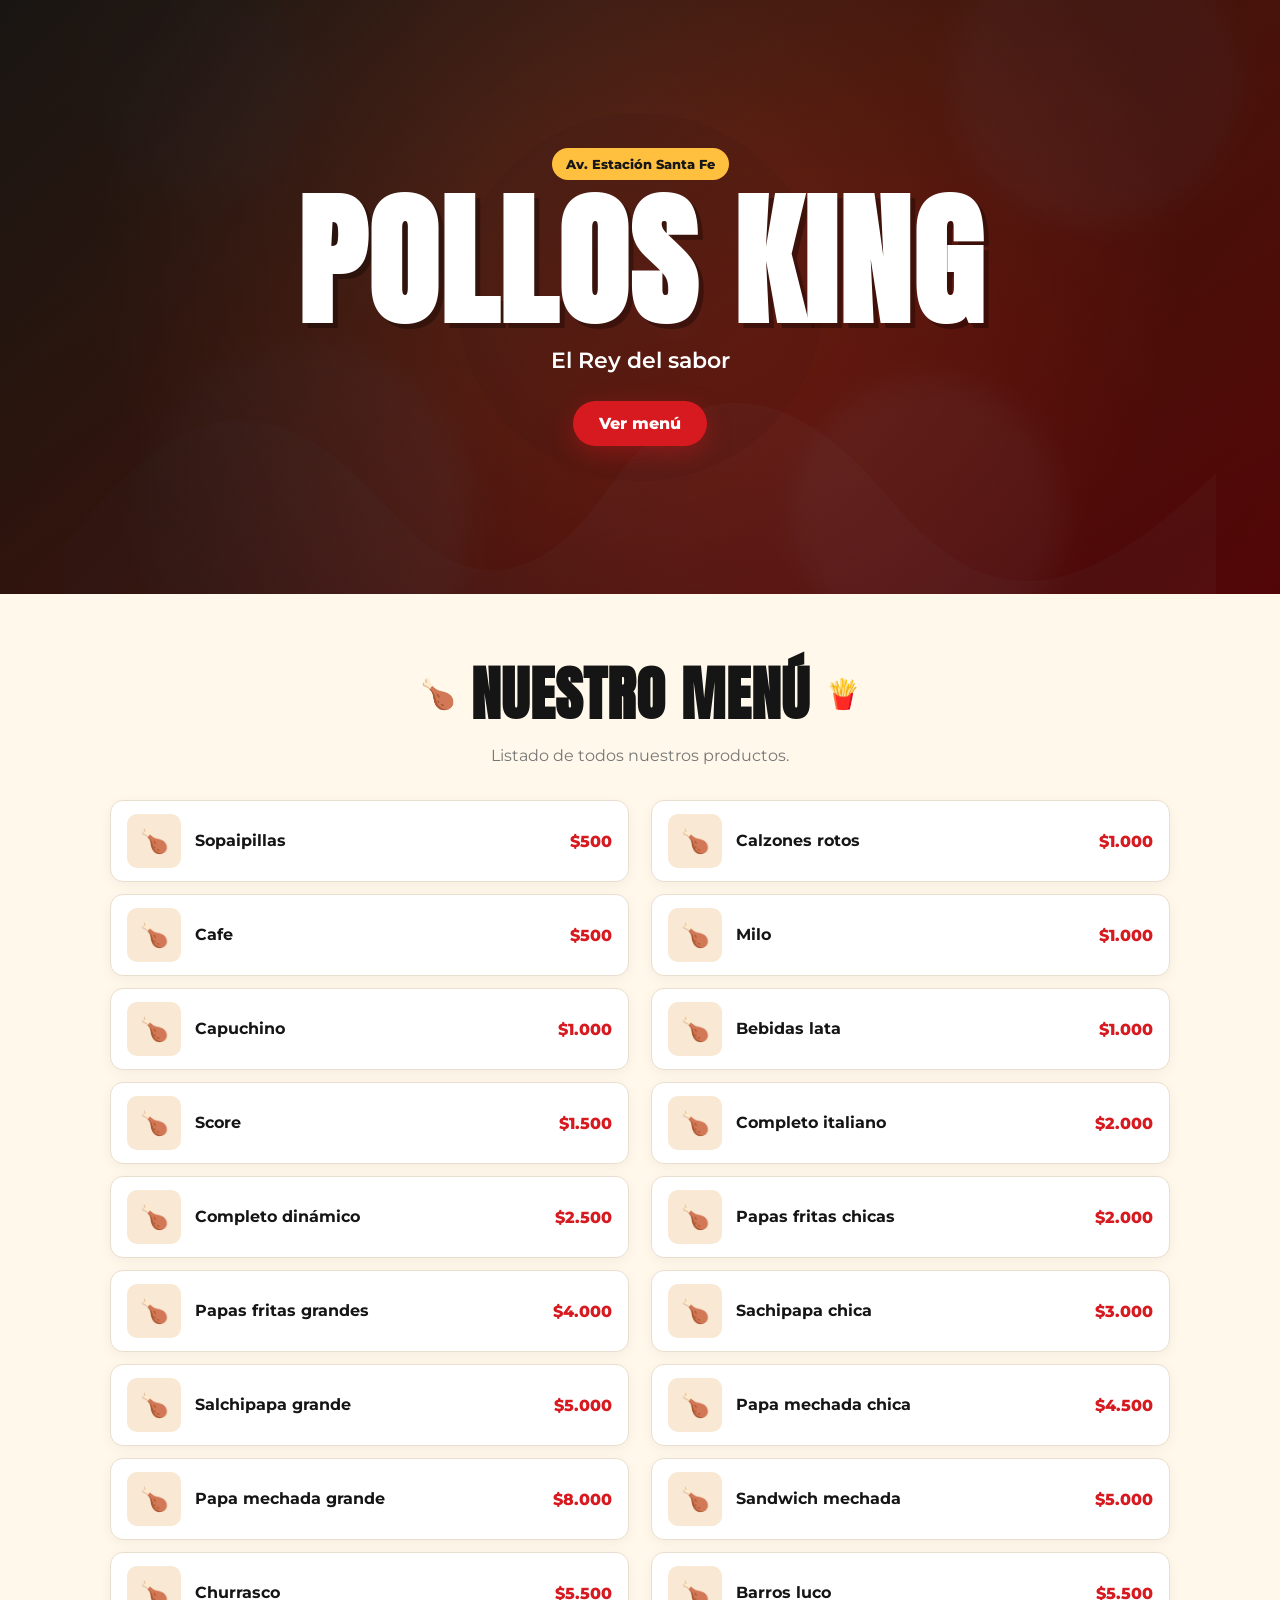
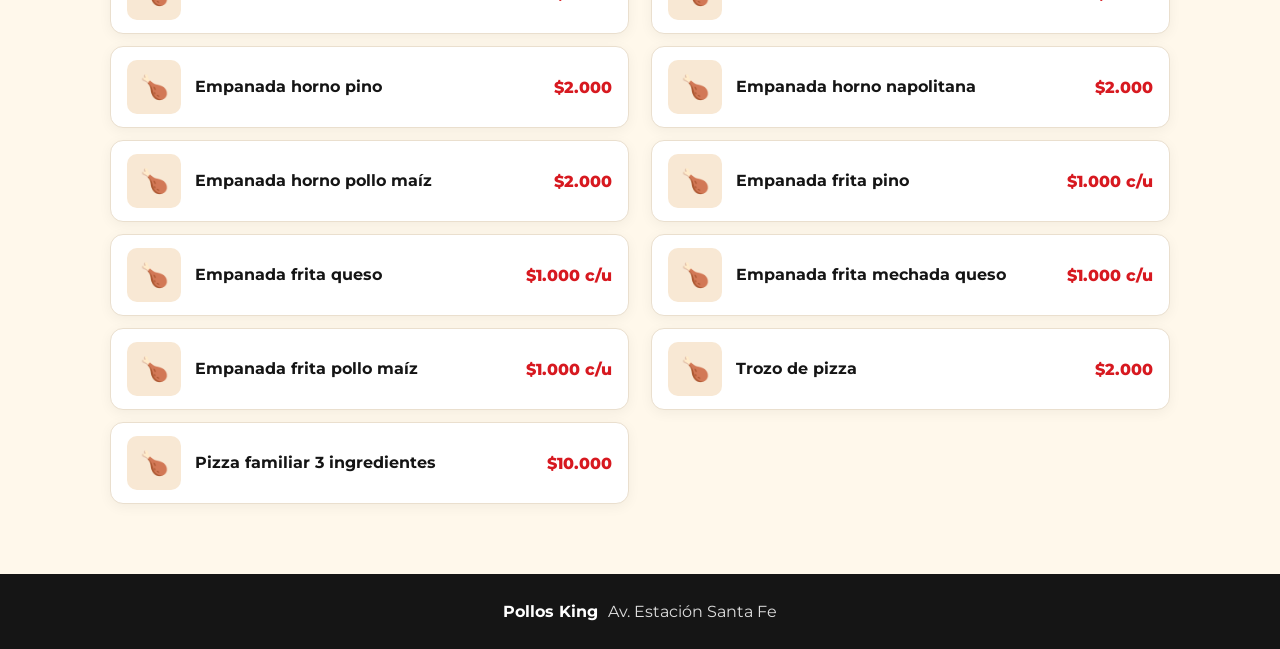
<file: index.html>
<!DOCTYPE html>
<html lang="es">
<head>
  <meta charset="UTF-8">
  <meta name="viewport" content="width=device-width, initial-scale=1.0">
  <title>Pollos King</title>
  <link rel="stylesheet" href="css/styles.css">
</head>
<body>
  <main class="menu-page">
    <section class="hero">
      <div class="hero-overlay"></div>
      <div class="hero-content">
        <span class="eyebrow">Av. Estación Santa Fe</span>
        <h1 id="menuTitle">Pollos King</h1>
        <p>El Rey del sabor</p>
        <a href="#menu" class="hero-button">Ver menú</a>
      </div>
    </section>

    <section id="menu" class="menu-section">
      <div class="section-heading">
        <span>🍗</span>
        <h2>Nuestro menú</h2>
        <span>🍟</span>
      </div>
      <p class="section-subtitle">Listado de todos nuestros productos.</p>
      <div id="productGrid" class="product-grid"></div>
    </section>

    <footer>
      <strong id="footerTitle">Pollos King</strong>
      <span>Av. Estación Santa Fe</span>
    </footer>
  </main>
  <script src="js/menu.js"></script>
</body>
</html>
</file>
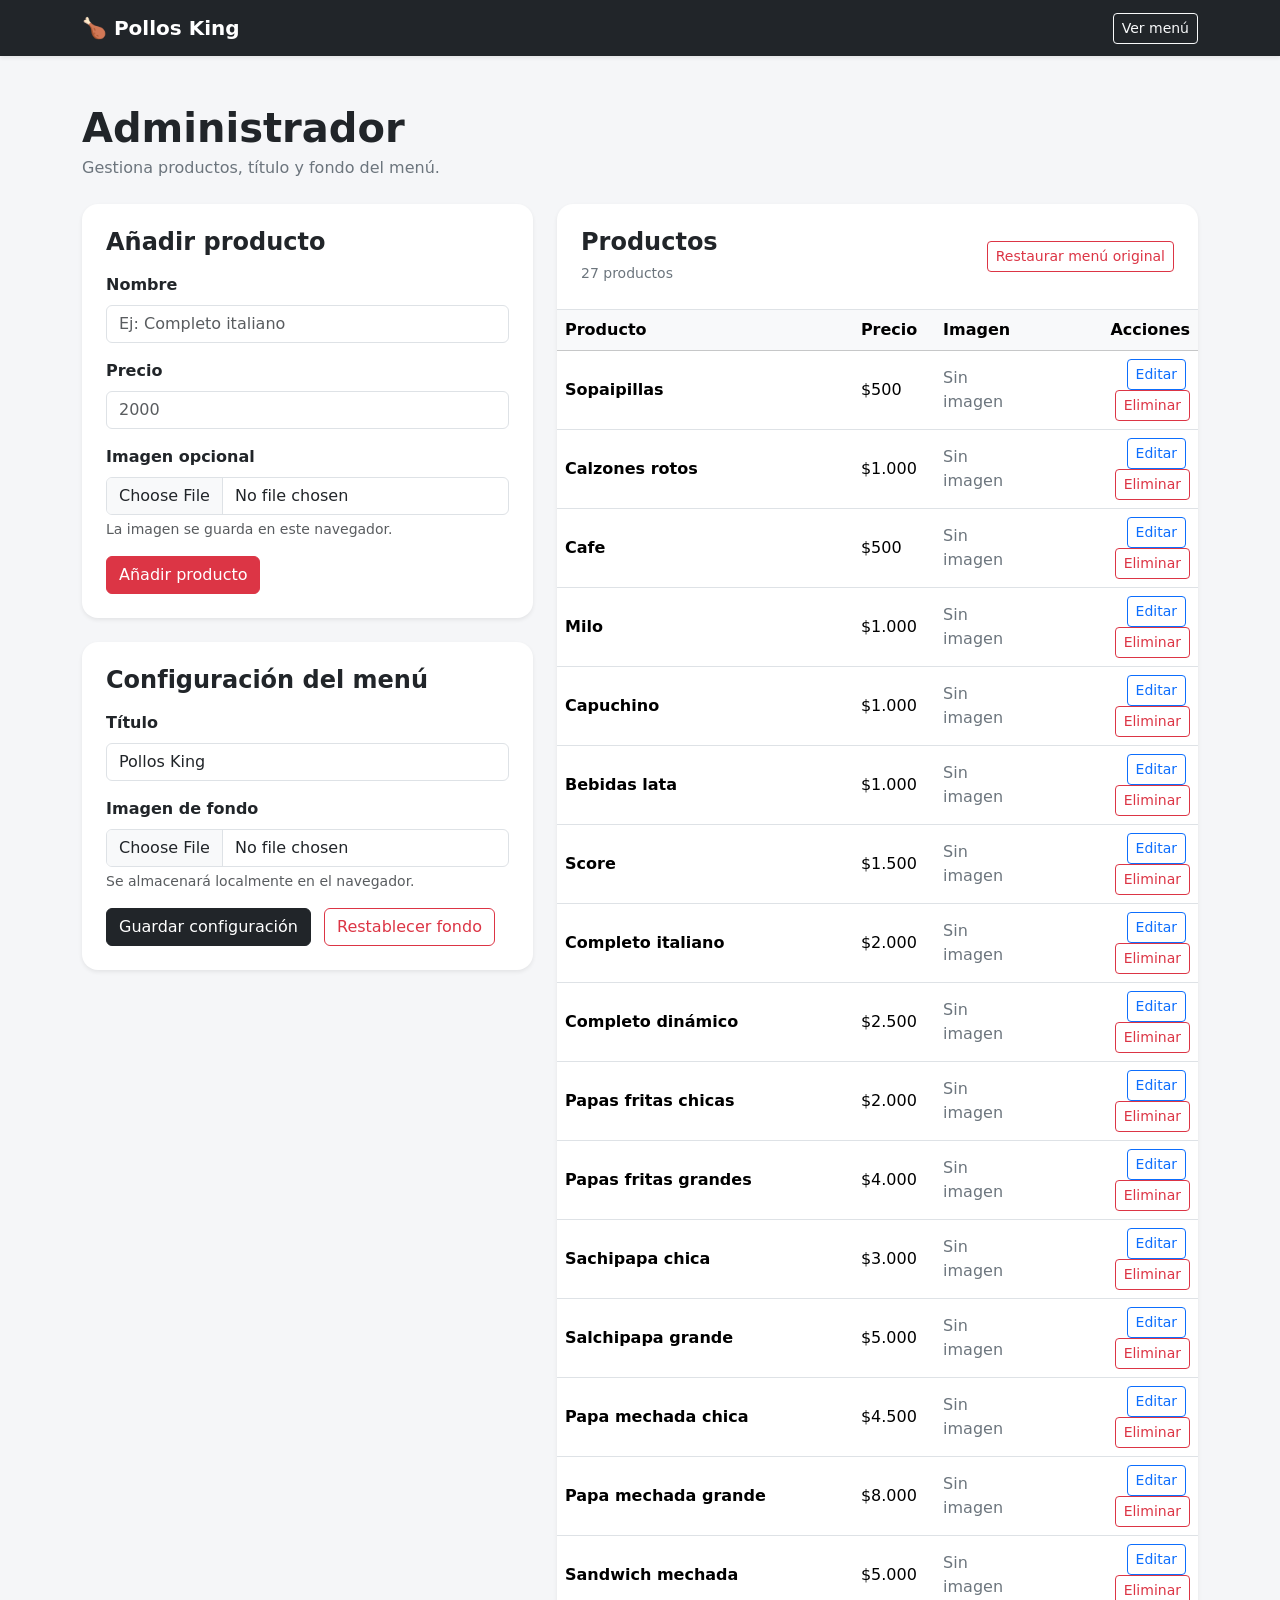
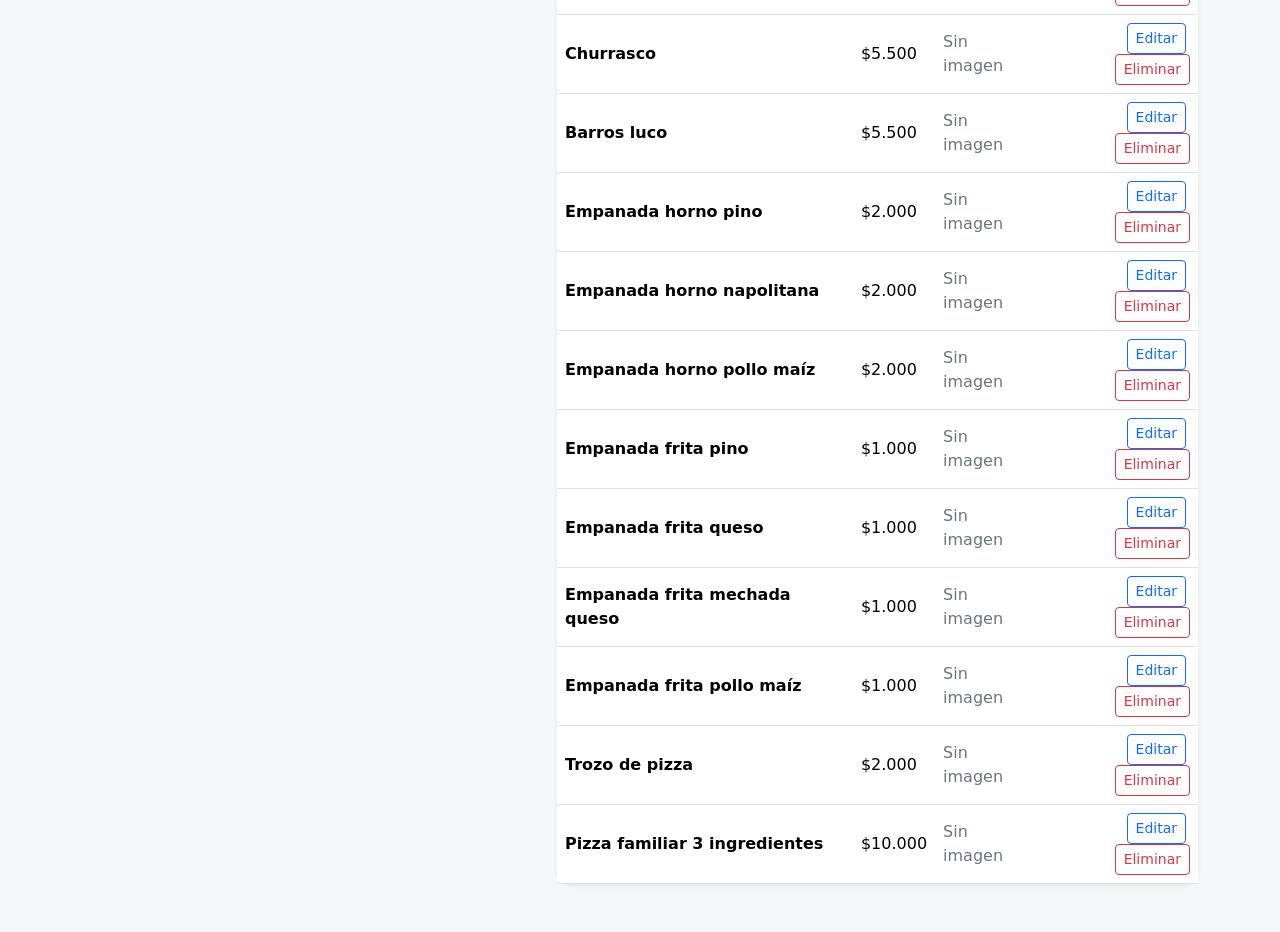
<file: admin.html>
<!DOCTYPE html>
<html lang="es">
<head>
  <meta charset="UTF-8">
  <meta name="viewport" content="width=device-width, initial-scale=1.0">
  <title>Administrador · Pollos King</title>
  <link href="https://cdn.jsdelivr.net/npm/bootstrap@5.3.3/dist/css/bootstrap.min.css" rel="stylesheet">
  <link rel="stylesheet" href="css/admin.css">
</head>
<body>
  <nav class="navbar navbar-dark bg-dark shadow-sm">
    <div class="container">
      <a class="navbar-brand fw-bold" href="index.html">🍗 Pollos King</a>
      <a class="btn btn-outline-light btn-sm" href="index.html">Ver menú</a>
    </div>
  </nav>

  <div class="container py-4 py-lg-5">
    <div class="mb-4">
      <h1 class="fw-bold mb-1">Administrador</h1>
      <p class="text-secondary mb-0">Gestiona productos, título y fondo del menú.</p>
    </div>

    <div id="alertBox"></div>

    <div class="row g-4">
      <div class="col-lg-5">
        <div class="card shadow-sm border-0 mb-4">
          <div class="card-body p-4">
            <h4 class="card-title fw-bold mb-3" id="formHeading">Añadir producto</h4>
            <form id="productForm">
              <input type="hidden" id="productId">
              <div class="mb-3">
                <label class="form-label fw-semibold" for="productName">Nombre</label>
                <input class="form-control" id="productName" required maxlength="80" placeholder="Ej: Completo italiano">
              </div>
              <div class="mb-3">
                <label class="form-label fw-semibold" for="productPrice">Precio</label>
                <input class="form-control" id="productPrice" type="number" min="0" step="1" required placeholder="2000">
              </div>
              <div class="mb-3">
                <label class="form-label fw-semibold" for="productImage">Imagen opcional</label>
                <input class="form-control" id="productImage" type="file" accept="image/*">
                <div class="form-text">La imagen se guarda en este navegador.</div>
              </div>
              <div id="currentImageWrap" class="mb-3 d-none">
                <img id="currentImage" class="current-image" alt="Imagen actual">
                <button type="button" class="btn btn-sm btn-outline-danger mt-2" id="removeImageBtn">Quitar imagen</button>
              </div>
              <div class="d-flex gap-2">
                <button class="btn btn-danger" type="submit" id="saveProductBtn">Añadir producto</button>
                <button class="btn btn-outline-secondary d-none" type="button" id="cancelEditBtn">Cancelar</button>
              </div>
            </form>
          </div>
        </div>

        <div class="card shadow-sm border-0">
          <div class="card-body p-4">
            <h4 class="card-title fw-bold mb-3">Configuración del menú</h4>
            <form id="settingsForm">
              <div class="mb-3">
                <label class="form-label fw-semibold" for="menuTitleInput">Título</label>
                <input class="form-control" id="menuTitleInput" maxlength="60" required>
              </div>
              <div class="mb-3">
                <label class="form-label fw-semibold" for="backgroundInput">Imagen de fondo</label>
                <input class="form-control" id="backgroundInput" type="file" accept="image/*">
                <div class="form-text">Se almacenará localmente en el navegador.</div>
              </div>
              <div id="backgroundPreviewWrap" class="mb-3 d-none">
                <img id="backgroundPreview" class="background-preview" alt="Fondo actual">
              </div>
              <button class="btn btn-dark" type="submit">Guardar configuración</button>
              <button class="btn btn-outline-danger ms-2" type="button" id="resetSettingsBtn">Restablecer fondo</button>
            </form>
          </div>
        </div>
      </div>

      <div class="col-lg-7">
        <div class="card shadow-sm border-0">
          <div class="card-body p-0">
            <div class="p-4 border-bottom d-flex justify-content-between align-items-center">
              <div>
                <h4 class="fw-bold mb-1">Productos</h4>
                <small class="text-secondary" id="productCount"></small>
              </div>
              <button class="btn btn-outline-danger btn-sm" id="resetProductsBtn">Restaurar menú original</button>
            </div>
            <div class="table-responsive">
              <table class="table table-hover align-middle mb-0">
                <thead class="table-light">
                  <tr>
                    <th>Producto</th>
                    <th>Precio</th>
                    <th>Imagen</th>
                    <th class="text-end">Acciones</th>
                  </tr>
                </thead>
                <tbody id="productTableBody"></tbody>
              </table>
            </div>
          </div>
        </div>
      </div>
    </div>
  </div>

  <script src="js/admin.js"></script>
</body>
</html>
</file>
<file: css/styles.css>
@import url('https://fonts.googleapis.com/css2?family=Anton&family=Montserrat:wght@400;500;600;700;800&display=swap');

:root {
  --red: #d71920;
  --dark: #151515;
  --cream: #fff8eb;
  --gold: #ffbf3f;
}

* { box-sizing: border-box; }
html { scroll-behavior: smooth; }
body {
  margin: 0;
  background: var(--cream);
  color: var(--dark);
  font-family: 'Montserrat', Arial, sans-serif;
}
.menu-page { min-height: 100vh; }

.hero {
  min-height: 66vh;
  position: relative;
  display: grid;
  place-items: center;
  overflow: hidden;
  background:
    linear-gradient(135deg, rgba(25,25,25,.94), rgba(112,8,12,.72)),
    url('../assets/pollos-king-bg.svg') center/cover no-repeat;
}
.hero-overlay {
  position: absolute; inset: 0;
  background: radial-gradient(circle at 50% 45%, transparent 0 20%, rgba(0,0,0,.35) 75%);
}
.hero-content {
  position: relative;
  z-index: 1;
  text-align: center;
  color: white;
  padding: 40px 20px;
}
.eyebrow {
  display: inline-block;
  background: var(--gold);
  color: #171717;
  font-weight: 800;
  font-size: .82rem;
  padding: 8px 14px;
  border-radius: 999px;
  margin-bottom: 18px;
}
.hero h1 {
  font-family: 'Anton', Impact, sans-serif;
  text-transform: uppercase;
  letter-spacing: 2px;
  font-size: clamp(4rem, 12vw, 9rem);
  line-height: .9;
  margin: 0;
  text-shadow: 5px 5px 0 rgba(0,0,0,.3);
}
.hero p {
  font-size: clamp(1rem, 2.5vw, 1.35rem);
  font-weight: 600;
  margin: 20px 0 28px;
}
.hero-button {
  display: inline-block;
  background: var(--red);
  color: white;
  text-decoration: none;
  padding: 13px 26px;
  border-radius: 999px;
  font-weight: 800;
  box-shadow: 0 8px 25px rgba(215,25,32,.35);
  transition: transform .2s, background .2s;
}
.hero-button:hover { transform: translateY(-2px); background: #b91218; }

.menu-section {
  max-width: 1100px;
  margin: auto;
  padding: 55px 20px 70px;
}
.section-heading {
  display: flex;
  justify-content: center;
  align-items: center;
  gap: 15px;
}
.section-heading span { font-size: 1.8rem; }
.section-heading h2 {
  margin: 0;
  font-family: 'Anton', Impact, sans-serif;
  text-transform: uppercase;
  font-size: clamp(2.2rem, 6vw, 3.7rem);
  letter-spacing: 1px;
}
.section-subtitle {
  text-align: center;
  color: #777;
  margin: 8px 0 35px;
}
.product-grid {
  display: grid;
  grid-template-columns: repeat(2, minmax(0, 1fr));
  gap: 12px 22px;
}
.product-card {
  min-height: 76px;
  display: flex;
  align-items: center;
  gap: 14px;
  padding: 13px 16px;
  background: white;
  border: 1px solid #eadfce;
  border-radius: 13px;
  box-shadow: 0 3px 13px rgba(0,0,0,.05);
  transition: transform .18s, box-shadow .18s;
}
.product-card:hover {
  transform: translateY(-2px);
  box-shadow: 0 8px 20px rgba(0,0,0,.09);
}
.product-image {
  width: 54px;
  height: 54px;
  flex: 0 0 54px;
  object-fit: cover;
  border-radius: 10px;
}
.product-placeholder {
  width: 54px;
  height: 54px;
  flex: 0 0 54px;
  display: grid;
  place-items: center;
  background: #f8e8d4;
  border-radius: 10px;
  font-size: 1.45rem;
}
.product-name {
  flex: 1;
  font-weight: 700;
  line-height: 1.25;
}
.product-price {
  white-space: nowrap;
  color: var(--red);
  font-weight: 800;
}
footer {
  background: var(--dark);
  color: #ddd;
  padding: 28px 20px;
  display: flex;
  justify-content: center;
  gap: 10px;
  flex-wrap: wrap;
}
footer strong { color: white; }

@media (max-width: 680px) {
  .hero { min-height: 58vh; }
  .product-grid { grid-template-columns: 1fr; }
  .product-card { min-height: 70px; }
  .menu-section { padding-top: 42px; }
}
</file>
<file: css/admin.css>
body { background: #f5f6f8; }
.card { border-radius: 16px; }
.current-image, .background-preview {
  display: block;
  width: 100%;
  max-height: 180px;
  object-fit: cover;
  border-radius: 10px;
}
.product-thumb {
  width: 52px;
  height: 42px;
  object-fit: cover;
  border-radius: 7px;
}
.empty-state { padding: 40px !important; text-align: center; color: #777; }
</file>
